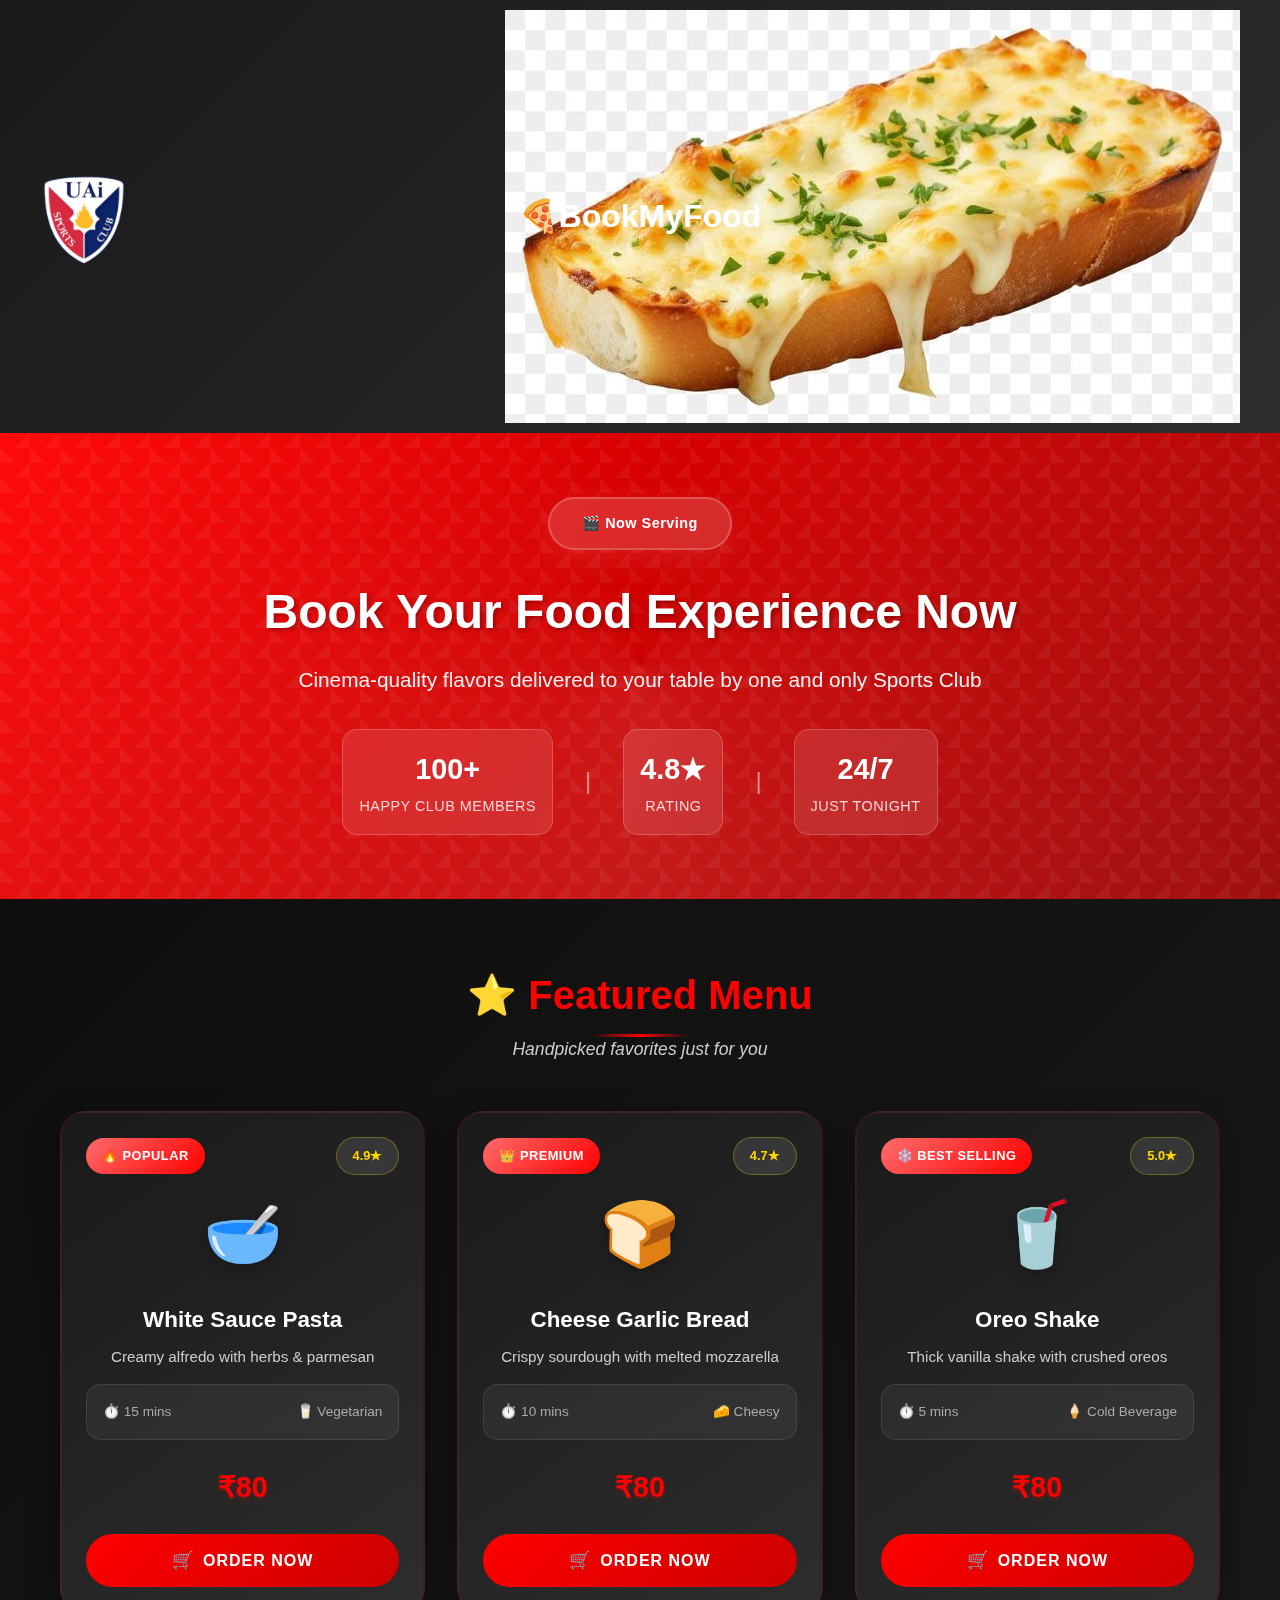
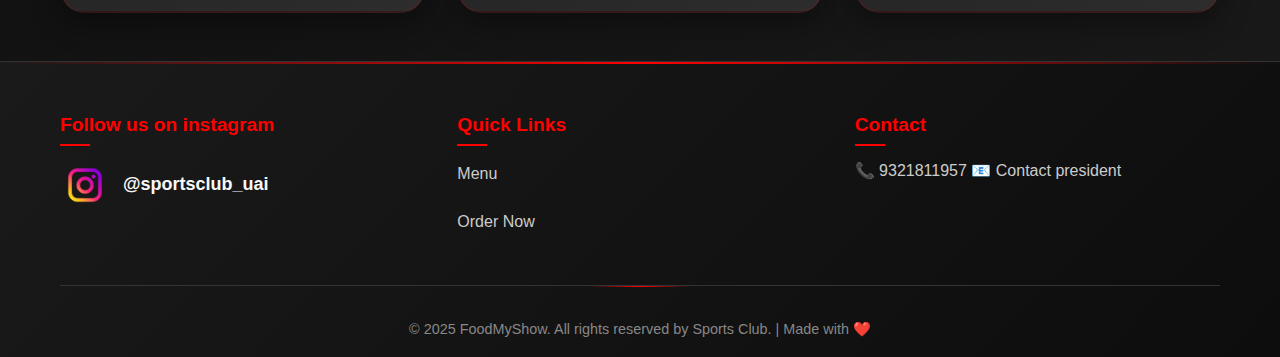
<file: index.html>
<html lang="en">
<head>
    <meta charset="UTF-8">
    <meta name="viewport" content="width=device-width, initial-scale=1.0">
    <title>FoodMyShow - Order Delicious Food</title>
    <link rel="stylesheet" href="style.css">
</head>
<body>
    
<header>
    <nav class="navbar">
        <div class="nav-container">
            <div class="logo">
                <img src="logohai.png" alt="Club Logo" style="margin: right 150px;">
                <h1>🍕BookMyFood</h1>
            </div>
            <div class="nav-images">
                
                <img src="garlic.jpeg" alt="Garlic Bread" class="nav-img">
            </div>
        </div>
    </nav>
</header>

    <main>
        <div class="hero-section">
            <div class="container">
                <div class="hero-content">
                    <div class="hero-badge">🎬 Now Serving
                        
                    </div>
                    <h2 class="hero-title">Book Your Food Experience Now</h2>
                    <p class="hero-subtitle">Cinema-quality flavors delivered to your table by one and only Sports Club</p>
                    <div class="hero-stats">
                        <div class="stat-item">
                            <div class="stat-number">100+</div>
                            <div class="stat-label">Happy Club Members</div>
                        </div>
                        <div class="stat-divider">|</div>
                        <div class="stat-item">
                            <div class="stat-number">4.8★</div>
                            <div class="stat-label">Rating</div>
                        </div>
                        <div class="stat-divider">|</div>
                        <div class="stat-item">
                            <div class="stat-number">24/7</div>
                            <div class="stat-label">Just Tonight</div>
                            
                        </div>
                    </div>
                </div>
            </div>
        </div>

        <div class="container">
            <section class="food-section">
                <h3 class="section-title">⭐ Featured Menu</h3>
               
                <p class="section-subtitle">Handpicked favorites just for you</p>
                <div class="food-grid">
                    <div class="food-card">
                        <div class="food-header">
                            <div class="food-badge">🔥 Popular</div>
                            <div class="food-rating">4.9★</div>
                        </div>
                        <div class="food-emoji">🥣</div>
                        <div class="food-info">
                            <h4 class="food-name">White Sauce Pasta</h4>
                            <p class="food-description">Creamy alfredo with herbs & parmesan</p>
                            <div class="food-details">
                                <span class="prep-time">⏱️ 15 mins</span>
                                <span class="food-type">🥛 Vegetarian</span>
                            </div>
                            <div class="food-price">₹80</div>
                            <button class="order-btn" onclick="orderItem('White Sauce Pasta', 120)">
                                <span class="btn-icon">🛒</span>
                                Order Now
                            </button>
                        </div>
                    </div>

                    <div class="food-card">
                        <div class="food-header">
                            <div class="food-badge">👑 Premium</div>
                            <div class="food-rating">4.7★</div>
                        </div>
                        <div class="food-emoji">🍞</div>
                        <div class="food-info">
                            <h4 class="food-name">Cheese Garlic Bread</h4>
                            <p class="food-description">Crispy sourdough with melted mozzarella</p>
                            <div class="food-details">
                                <span class="prep-time">⏱️ 10 mins</span>
                                <span class="food-type">🧀 Cheesy</span>
                            </div>
                            <div class="food-price">₹80</div>
                            <button class="order-btn" onclick="orderItem('Cheese Garlic Bread', 80)">
                                <span class="btn-icon">🛒</span>
                                Order Now
                            </button>
                        </div>
                    </div>

                    <div class="food-card">
                        <div class="food-header">
                            <div class="food-badge">❄️ Best Selling</div>
                            <div class="food-rating">5.0★</div>
                        </div>
                        <div class="food-emoji">🥤</div>
                        <div class="food-info">
                            <h4 class="food-name">Oreo Shake</h4>
                            <p class="food-description">Thick vanilla shake with crushed oreos</p>
                            <div class="food-details">
                                <span class="prep-time">⏱️ 5 mins</span>
                                <span class="food-type">🍦 Cold Beverage</span>
                            </div>
                            <div class="food-price">₹80</div>
                            <button class="order-btn" onclick="orderItem('Oreo Shake', 100)">
                                <span class="btn-icon">🛒</span>
                                Order Now
                            </button>
                        </div>
                    </div>
                </div>
            </section>
        </div>
    </main>

    <footer class="footer">
        <div class="container">
            <div class="footer-content">
                <div class="footer-section">
                    <h4>Follow us on instagram</h4>
                      <a href="https://www.instagram.com/sportsclub_uai" target="_blank" style="text-decoration: none; color: rgb(248, 248, 248); font-size: 18px; font-weight: bold;">
    <img src="image.png" alt="Sportsclub" style="width: 50px; height: 50px; vertical-align: middle;">
    <span style="margin-left: 8px;">@sportsclub_uai</span>
  </a>

                   
                </div>
                <div class="footer-section">
                    <h4>Quick Links</h4>
                    <a href="index.html">Menu</a>
                    <a href="order.html">Order Now</a>
                </div>
                <div class="footer-section">
                    <h4>Contact</h4>
                    <p>📞 9321811957</p>
                    <p>📧 Contact president</p>
                </div>
            </div>
            <div class="footer-bottom">
                <p>&copy; 2025 FoodMyShow. All rights reserved by Sports Club. | Made with ❤️</p>
            </div>
        </div>
    </footer>

    <script>
        function orderItem(itemName, price) {
            // Store selected item in sessionStorage
            sessionStorage.setItem('selectedItem', itemName);
            sessionStorage.setItem('selectedPrice', price);
            // Redirect to order page
            window.location.href = 'order.html';
        }
    </script>
</body>
</html>
</file>
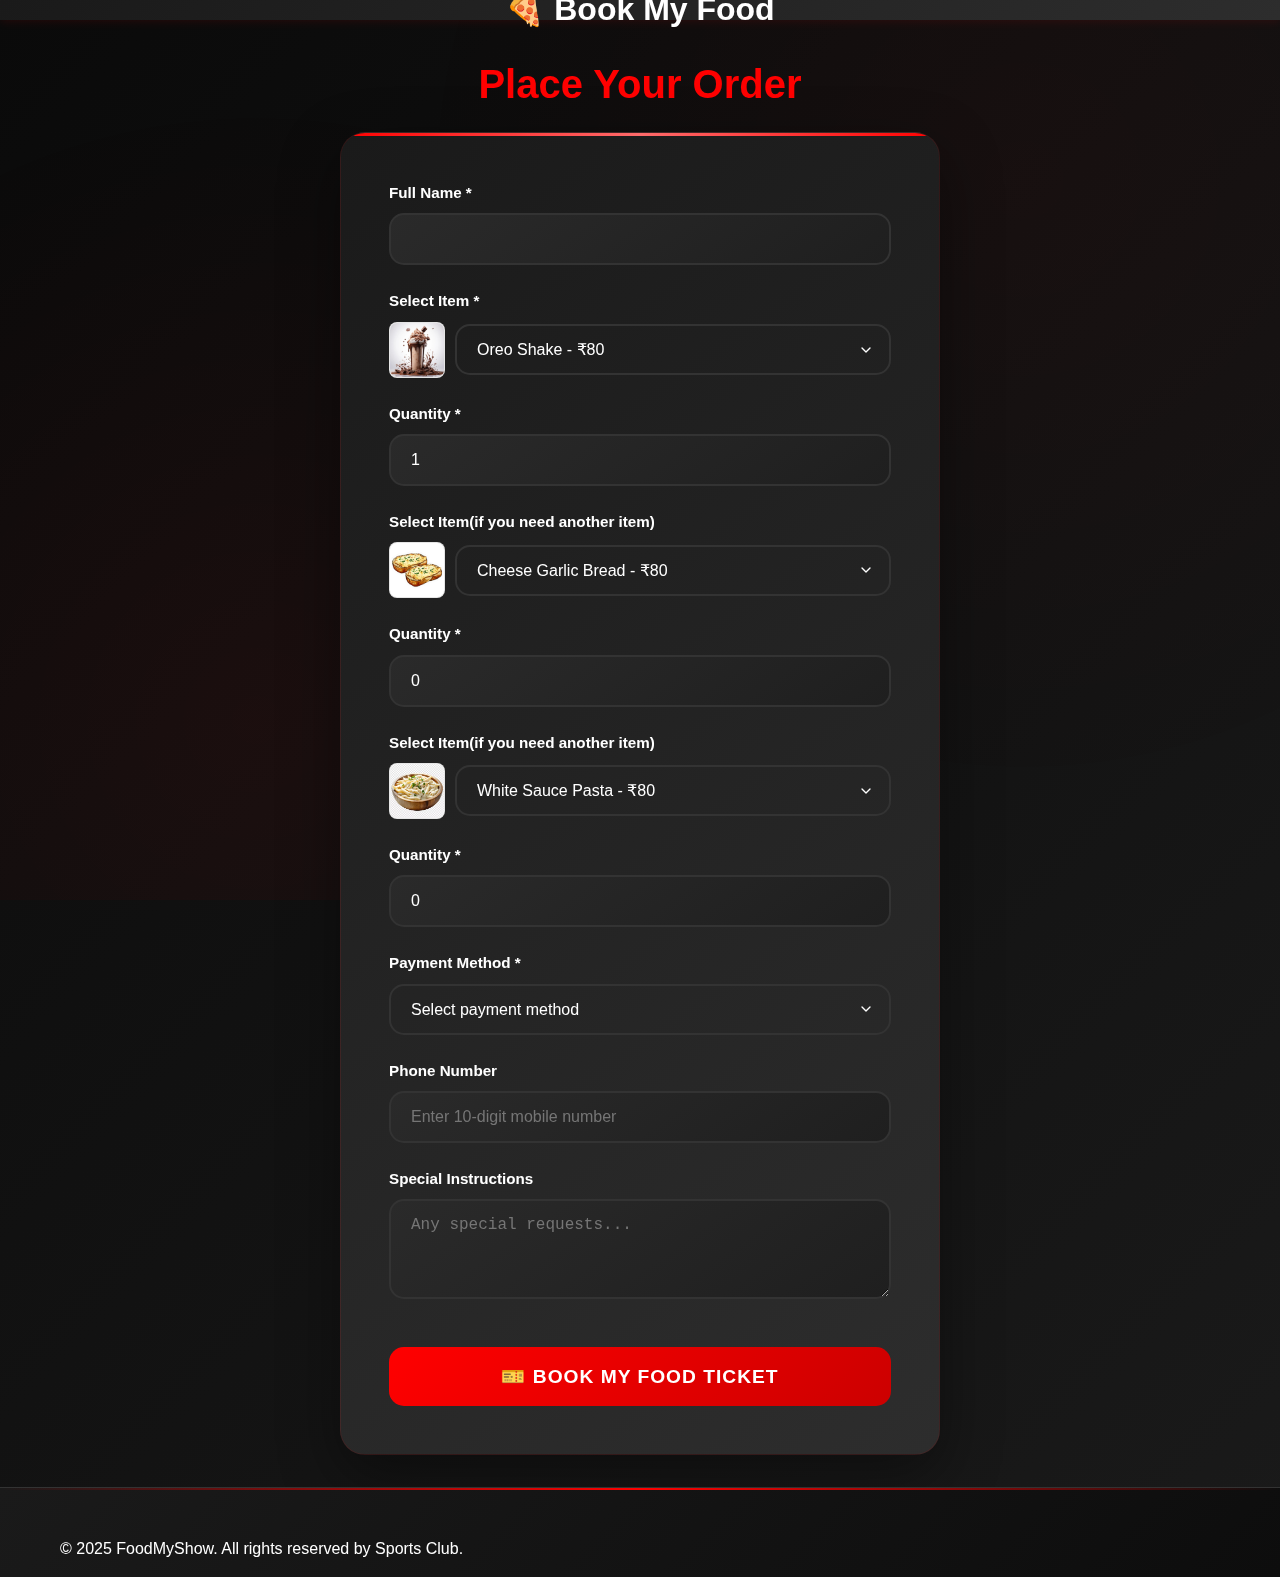
<file: order.html>
<!DOCTYPE html>
<html lang="en">
<head>
    <meta charset="UTF-8">
    <meta name="viewport" content="width=device-width, initial-scale=1.0">
    <title>Order Food - FoodMyShow</title>
    <link rel="stylesheet" href="style.css">
    <style>
        /* QR Code styles */
        .qr-container {
            display: none;
            margin-top: 15px;
            padding: 20px;
            background-color: #f06b6b;
            border: 2px solid #000000;
            border-radius: 8px;
            text-align: center;
        }
        
        .qr-container.show {
            display: block;
        }
        
        .qr-image {
            max-width: 250px;
            width: 100%;
            height: auto;
                       border: 1px solid #000000;
            border-radius: 4px;
            margin-bottom: 10px;
        }
        
        .qr-instructions {
            font-size: 14px;
            color: #000000;
            margin-bottom: 10px;
        }
        
        .qr-note {
            font-size: 20px;
            color: #000000;
            font-style: italic;
        }
        
        .payment-confirmation {
            margin-top: 15px;
            padding: 15px;
            background-color: #fff3cd;
            border: 2px solid #d4a842;
            border-radius: 6px;
            display: none;
            font-size: 16px;
            color: #2c2c2c !important;
        }
        
        .payment-confirmation.show {
            display: block;
        }
        
        .confirmation-checkbox {
            margin-right: 10px;
            transform: scale(1.3);
            accent-color: #28a745;
        }
        
        .confirmation-label {
            display: flex;
            align-items: center;
            cursor: pointer;
            font-weight: 600;
            color: #1a1a1a !important;
        }
        
        .confirmation-label:hover {
            color: #000000 !important;
        }
        
        .confirmation-label span {
            color: #1a1a1a !important;
            font-weight: 600;
        }

        /* Select thumbnail row */
        .select-row {
            display: grid;
            grid-template-columns: 56px 1fr;
            align-items: center;
            gap: 10px;
        }
        .select-thumb {
            width: 56px;
            height: 56px;
            object-fit: cover;
            border-radius: 8px;
            border: 1px solid rgba(0,0,0,0.1);
            background: #fff;
        }
    </style>
</head>
<body>
    <header>
        <nav class="navbar">
            <div class="nav-container">
                <div class="logo">
                    <h1><a href="index.html">🍕 Book My Food</a></h1>
                </div>
            </div>
        </nav>
    </header>

    <main>
        <div class="container">
            <div class="order-section">
                <h2 class="page-title">Place Your Order</h2>
                
                <div class="order-form-container">
                    <form action="https://formspree.io/f/mpwjqeyb" method="POST" class="order-form" id="orderForm">
                        <div class="form-group">
                            <label for="customerName">Full Name *</label>
                            <input type="text" id="customerName" name="name" required>
                        </div>

                        <div class="form-group">
                            <label for="foodItem">Select Item *</label>
                            <div class="select-row">
                                <img id="preview1" class="select-thumb" alt="Selected item preview">
                                <select id="foodItem" name="item" required>
                                    <option value="White Sauce Pasta - ₹80">White Sauce Pasta - ₹80</option>
                                    <option value="Cheese Garlic Bread - ₹80">Cheese Garlic Bread - ₹80</option>
                                    <option value="Oreo Shake - ₹80">Oreo Shake -800</option>
                                </select>
                            </div>
                        </div>
                         <div class="form-group">
                            <label for="quantity">Quantity *</label>
                            <input type="number" id="quantity" name="quantity" min="1" max="10" value="1" required>
                        </div>

                         <div class="form-group">
                            <label for="foodItem2">Select Item(if you need another item) </label>
                            <div class="select-row">
                                <img id="preview2" class="select-thumb" alt="Selected item preview">
                                <select id="foodItem2" name="item2">
                                    <option value="choose you item">Select to choose </option>
                                    <option value="Cheese Garlic Bread - ₹80">Cheese Garlic Bread - ₹80</option>
                                    <option value="White Sauce Pasta - ₹80">White Sauce Pasta - ₹80</option>
                                    <option value="Oreo Shake - ₹80">Oreo Shake - ₹80</option>
                                </select>
                            </div>
                        </div>
                         <div class="form-group">
                            <label for="quantity2">Quantity *</label>
                            <input type="number" id="quantity2" name="quantity2" min="0" max="10" value="0">
                        </div>
                    
                         <div class="form-group">
                            <label for="foodItem3">Select Item(if you need another item) </label>
                            <div class="select-row">
                                <img id="preview3" class="select-thumb" alt="Selected item preview">
                                <select id="foodItem3" name="item3">
                                    <option value="choose you item">Select to choose </option>
                                    <option value="Oreo Shake - ₹80">Oreo Shake - ₹80</option>
                                    <option value="White Sauce Pasta - ₹80">White Sauce Pasta - ₹80</option>
                                    <option value="Cheese Garlic Bread - ₹80">Cheese Garlic Bread - ₹80</option>
                                </select>
                            </div>
                        </div>

                        <div class="form-group">
                            <label for="quantity3">Quantity *</label>
                            <input type="number" id="quantity3" name="quantity3" min="0" max="10" value="0">
                        </div>

                        <div class="form-group">
                            <label for="paymentMethod">Payment Method *</label>
                            <select id="paymentMethod" name="payment_method" required>
                                <option value="">Select payment method</option>
                                
                                <option value="QR">QR CODE</option>
                            </select>
                            
                            <!-- QR Code Container -->
                            <div class="qr-container" id="qrContainer">
                                <div class="qr-instructions">
                                    <strong>📱 Scan QR Code to Pay</strong>
                                </div>
                                <!-- Replace 'your-qr-image.png' with the actual path to your QR code image -->
                                <img src="qrc.png" alt="UPI Payment QR Code" class="qr-image" id="qrImage">
                                <div class="qr-note">
                                    Scan with any UPI app (PhonePe, Paytm, Google Pay, etc.)
                                </div>
                                
                                
                            </div>
                        </div>

                        <div class="form-group">
                            <label for="phone">Phone Number</label>
                            <input type="tel" id="phone" name="phone" pattern="[0-9]{10}" maxlength="10" placeholder="Enter 10-digit mobile number" required>
                        </div>

                        <div class="form-group">
                            <label for="notes">Special Instructions</label>
                            <textarea id="notes" name="notes" rows="3" placeholder="Any special requests..."></textarea>
                        </div>

                        <!-- Hidden input for redirect -->
                        <input type="hidden" name="_next" value="thankyou.html">
                        <input type="hidden" name="_subject" value="New Food Order Received">

                        <button type="submit" class="submit-btn">🎫 Book My Food Ticket</button>
                    </form>
                </div>
            </div>
        </div>
    </main>

    <footer class="footer">
        <div class="container">
            <p>&copy; 2025 FoodMyShow. All rights reserved by Sports Club.</p>
        </div>
    </footer>

    <script>
        // Dynamic ordering: selected item first, others follow preference (Oreo → Garlic → White)
        window.addEventListener('DOMContentLoaded', function() {
            const itemMeta = {
                'White Sauce Pasta': { image: 'pasta.avif', price: 80 },
                'Cheese Garlic Bread': { image: 'image copy.png', price: 80 },
                'Oreo Shake': { image: 'oreoshake.jpeg', price: 80 }
            };

            const preference = ['Oreo Shake', 'Cheese Garlic Bread', 'White Sauce Pasta'];

            function getOrderedNames(selectedName) {
                const names = [...preference];
                if (!selectedName || !names.includes(selectedName)) return names;
                return [selectedName, ...names.filter(n => n !== selectedName)];
            }

            function buildOption(name) {
                const meta = itemMeta[name];
                const option = document.createElement('option');
                option.value = `${name} - ₹${meta.price}`;
                option.textContent = `${name} - ₹${meta.price}`;
                return option;
            }

            function rebuildSelect(selectId, orderedNames, withPlaceholder = false) {
                const select = document.getElementById(selectId);
                while (select.firstChild) select.removeChild(select.firstChild);
                if (withPlaceholder) {
                    const ph = document.createElement('option');
                    ph.value = 'choose you item';
                    ph.textContent = 'Select to choose ';
                    select.appendChild(ph);
                }
                orderedNames.forEach(name => select.appendChild(buildOption(name)));
            }

            // Determine preselected item (from sessionStorage or current selection)
            const ssItem = sessionStorage.getItem('selectedItem');
            const selectedPrice = sessionStorage.getItem('selectedPrice');
            const firstSelect = document.getElementById('foodItem');
            let selectedName = ssItem || (firstSelect.value ? firstSelect.value.split(' - ₹')[0].replace(/^[^\s]*\s?/, '').trim() : '');
            // Note: above replace trims possible emoji in front if any

            const ordered = getOrderedNames(selectedName);

            // Rebuild selects
            rebuildSelect('foodItem', ordered, false);
            document.getElementById('foodItem').selectedIndex = 0; // ensure selected first
            rebuildSelect('foodItem2', ordered, true);
            rebuildSelect('foodItem3', ordered, true);
            // Auto-select next two items in 2nd and 3rd selects
            const s2 = document.getElementById('foodItem2');
            const s3 = document.getElementById('foodItem3');
            if (s2 && s2.options.length > 2) s2.selectedIndex = 2; // next after selected (skip placeholder and first)
            if (s3 && s3.options.length > 3) s3.selectedIndex = 3; // third item
            // Update thumbnails
            function updateThumb(selectEl, imgEl){
                const name = selectEl.value.split(' - ₹')[0];
                imgEl.src = itemMeta[name].image;
                imgEl.alt = name;
            }
            updateThumb(document.getElementById('foodItem'), document.getElementById('preview1'));
            updateThumb(document.getElementById('foodItem2'), document.getElementById('preview2'));
            updateThumb(document.getElementById('foodItem3'), document.getElementById('preview3'));

            // Clear session storage
            if (ssItem && selectedPrice) {
                sessionStorage.removeItem('selectedItem');
                sessionStorage.removeItem('selectedPrice');
            }

            // If user changes first select, reorder others accordingly
            document.getElementById('foodItem').addEventListener('change', function() {
                const newSelected = this.value.split(' - ₹')[0];
                const newOrdered = getOrderedNames(newSelected);
                rebuildSelect('foodItem2', newOrdered, true);
                rebuildSelect('foodItem3', newOrdered, true);
                const s2c = document.getElementById('foodItem2');
                const s3c = document.getElementById('foodItem3');
                if (s2c && s2c.options.length > 2) s2c.selectedIndex = 2;
                if (s3c && s3c.options.length > 3) s3c.selectedIndex = 3;
                updateThumb(document.getElementById('foodItem'), document.getElementById('preview1'));
                updateThumb(s2c, document.getElementById('preview2'));
                updateThumb(s3c, document.getElementById('preview3'));
            });
        });

        // QR Code display functionality
        document.getElementById('paymentMethod').addEventListener('change', function() {
            const qrContainer = document.getElementById('qrContainer');
            const paymentConfirmation = document.getElementById('paymentConfirmation');
            
            if (this.value === 'QR') {
                qrContainer.classList.add('show');
                // Show payment confirmation after a short delay
                setTimeout(() => {
                    paymentConfirmation.classList.add('show');
                }, 500);
            } else {
                qrContainer.classList.remove('show');
                paymentConfirmation.classList.remove('show');
                // Uncheck the confirmation if payment method changes
                document.getElementById('paymentDone').checked = false;
            }
        });

        // Phone number input restriction - only allow numbers
        document.getElementById('phone').addEventListener('keypress', function(e) {
            // Allow only numbers (0-9)
            if (!/[0-9]/.test(e.key) && !['Backspace', 'Delete', 'Tab', 'Escape', 'Enter', 'Home', 'End', 'ArrowLeft', 'ArrowRight', 'Clear', 'Copy', 'Paste'].includes(e.key)) {
                e.preventDefault();
            }
        });

        // Prevent pasting non-numeric content
        document.getElementById('phone').addEventListener('paste', function(e) {
            e.preventDefault();
            let paste = (e.clipboardData || window.clipboardData).getData('text');
            paste = paste.replace(/\D/g, ''); // Remove non-digits
            if (paste.length <= 10) {
                this.value = paste;
                validatePhoneNumber(this);
            }
        });

        // Remove any non-numeric characters on input
        document.getElementById('phone').addEventListener('input', function(e) {
            // Remove non-numeric characters
            let value = this.value.replace(/\D/g, '');
            // Limit to 10 digits
            if (value.length > 10) {
                value = value.substring(0, 10);
            }
            this.value = value;
            validatePhoneNumber(this);
        });

        document.getElementById('phone').addEventListener('blur', function() {
            validatePhoneNumber(this);
        });

        function validatePhoneNumber(phoneInput) {
            const phoneValue = phoneInput.value.replace(/\D/g, ''); // Remove non-digits
            const phoneRegex = /^[6-9]\d{9}$/; // Indian mobile number format
            const errorElement = document.getElementById('phoneError');
            
            // Remove existing error message
            if (errorElement) {
                errorElement.remove();
            }
            
            // Reset styling
            phoneInput.style.borderColor = '';
            phoneInput.style.backgroundColor = '';
            
            if (phoneValue && !phoneRegex.test(phoneValue)) {
                // Invalid phone number
                phoneInput.style.borderColor = '#e74c3c';
                phoneInput.style.backgroundColor = '#fdf2f2';
                
                // Create error message
                const errorDiv = document.createElement('div');
                errorDiv.id = 'phoneError';
                errorDiv.style.color = '#e74c3c';
                errorDiv.style.fontSize = '12px';
                errorDiv.style.marginTop = '5px';
                errorDiv.textContent = 'Please enter a valid 10-digit Indian mobile number starting with 6, 7, 8, or 9';
                
                phoneInput.parentNode.appendChild(errorDiv);
                return false;
            } else if (phoneValue && phoneRegex.test(phoneValue)) {
                // Valid phone number
                phoneInput.style.borderColor = '#28a745';
                phoneInput.style.backgroundColor = '#f8fff9';
                return true;
            }
            
            return phoneValue === ''; // Return true if empty (not required validation here)
        }

        // Form submission validation
        document.getElementById('orderForm').addEventListener('submit', function(e) {
            const phoneInput = document.getElementById('phone');
            const isPhoneValid = validatePhoneNumber(phoneInput);
            
            if (phoneInput.value && !isPhoneValid) {
                e.preventDefault();
                phoneInput.focus();
                
                // Show alert
                alert('Please enter a valid 10-digit Indian mobile number before submitting.');
                return false;
            }
            
            // Additional validation for QR payment confirmation
            const paymentMethod = document.getElementById('paymentMethod').value;
            const paymentConfirmed = document.getElementById('paymentDone').checked;
            
            if (paymentMethod === 'QR' && !paymentConfirmed) {
                e.preventDefault();
                alert('Please confirm that you have completed the payment before submitting.');
                document.getElementById('paymentDone').focus();
                return false;
            }
        });

        // Handle QR image error (in case image doesn't load)
        document.getElementById('qrImage').addEventListener('error', function() {
            this.style.display = 'none';
            const container = document.getElementById('qrContainer');
            const errorMsg = document.createElement('div');
            errorMsg.style.color = '#e74c3c';
            errorMsg.style.padding = '20px';
            errorMsg.innerHTML = '❌ QR Code image not found. Please contact us for payment details.';
            container.appendChild(errorMsg);
        });
    </script>
</body>
</html>
</file>
<file: style.css>
/* Reset and Base Styles */
* {
    margin: 0;
    padding: 0;
    box-sizing: border-box;
}

body {
    font-family: 'Segoe UI', Tahoma, Geneva, Verdana, sans-serif;
    background: linear-gradient(135deg, #0a0a0a, #1a1a1a);
    color: #ffffff;
    line-height: 1.6;
    min-height: 100vh;
    display: flex;
    flex-direction: column;
    overflow-x: hidden;
}

/* Animated Background Particles */
body::before {
    content: '';
    position: fixed;
    top: 0;
    left: 0;
    width: 100%;
    height: 100%;
    background: radial-gradient(circle at 20% 80%, rgba(255, 0, 0, 0.05) 0%, transparent 50%),
                radial-gradient(circle at 80% 20%, rgba(255, 0, 0, 0.03) 0%, transparent 50%);
    animation: floatingBg 20s ease-in-out infinite;
    z-index: -1;
}

@keyframes floatingBg {
    0%, 100% { transform: scale(1) rotate(0deg); }
    50% { transform: scale(1.1) rotate(5deg); }
}

/* Container */
.container {
    max-width: 1200px;
    margin: 0 auto;
    padding: 0 20px;
    position: relative;
}

/* Navigation */
.navbar {
    background: linear-gradient(135deg, #1a1a1a, #2d2d2d);
    padding: 1rem 0;
    box-shadow: 0 2px 10px rgba(255, 0, 0, 0.1);
    position: sticky;
    top: 0;
    z-index: 100;
    display: flex;
    align-items: center;
    justify-content: center; /* Center the nav-container */
    padding: 10px 20px;
}

.nav-container {
    width: 100%;
    max-width: 1200px; /* Optional: set a max-width */
    display: flex;
    justify-content: space-between; /* This creates space between items */
    align-items: center;
    position: relative; /* For absolute positioning of centered text */
}

.logo {
    display: flex;
    align-items: center;
    /* Removed margin-right: 150px; to keep logo at far left */
}

.logo img {
    height: 100px;
    width: auto;
    /* Removed margin-right: 150px; to keep logo at far left */
}

.logo h1 {
    position: absolute;
    left: 50%;
    transform: translateX(-50%); /* Perfect center alignment */
    margin: 0;
    color: #ffffff; /* Adjust color as needed */
}

.logo h1 a {
    color: inherit;
    text-decoration: none;
}



/* Enhanced Hero Section */
.hero-section {
    background: linear-gradient(135deg, #ff0000, #cc0000, #990000);
    padding: 4rem 0;
    text-align: center;
    margin-bottom: 4rem;
    position: relative;
    overflow: hidden;
    animation: fadeInUp 1s ease-out 0.3s both;
}

@keyframes fadeInUp {
    from { transform: translateY(50px); opacity: 0; }
    to { transform: translateY(0); opacity: 1; }
}

.hero-section::before {
    content: '';
    position: absolute;
    top: 0;
    left: 0;
    right: 0;
    bottom: 0;
    background: linear-gradient(45deg, rgba(255,255,255,0.05) 25%, transparent 25%), 
                linear-gradient(-45deg, rgba(255,255,255,0.05) 25%, transparent 25%);
    background-size: 30px 30px;
    background-position: 0 0, 0 15px;
    animation: patternMove 20s linear infinite;
}

@keyframes patternMove {
    0% { transform: translate(0, 0); }
    100% { transform: translate(30px, 30px); }
}

.hero-section::after {
    content: '';
    position: absolute;
    top: -50%;
    left: -50%;
    width: 200%;
    height: 200%;
    background: conic-gradient(from 0deg, transparent, rgba(255, 255, 255, 0.1), transparent);
    animation: rotate 15s linear infinite;
}

@keyframes rotate {
    0% { transform: rotate(0deg); }
    100% { transform: rotate(360deg); }
}

.hero-content {
    position: relative;
    z-index: 2;
}

.hero-badge {
    display: inline-flex;
    align-items: center;
    background: rgba(255, 255, 255, 0.15);
    backdrop-filter: blur(20px);
    border: 2px solid rgba(255, 255, 255, 0.2);
    color: white;
    padding: 0.8rem 2rem;
    border-radius: 50px;
    font-size: 0.9rem;
    font-weight: 600;
    margin-bottom: 1.5rem;
    letter-spacing: 0.5px;
    transition: all 0.4s cubic-bezier(0.25, 0.46, 0.45, 0.94);
    animation: bounce 2s infinite;
    box-shadow: 0 8px 32px rgba(255, 255, 255, 0.1);
}

@keyframes bounce {
    0%, 20%, 50%, 80%, 100% { transform: translateY(0); }
    40% { transform: translateY(-10px); }
    60% { transform: translateY(-5px); }
}

.hero-badge:hover {
    transform: translateY(-5px) scale(1.05);
    background: rgba(255, 255, 255, 0.25);
    box-shadow: 0 15px 45px rgba(255, 255, 255, 0.2);
}

.hero-title {
    font-size: 3rem;
    font-weight: bold;
    margin-bottom: 0.8rem;
    color: white;
    text-shadow: 2px 2px 4px rgba(0,0,0,0.3);
    animation: fadeInScale 1s ease-out 0.5s both;
}

@keyframes fadeInScale {
    from { transform: scale(0.8); opacity: 0; }
    to { transform: scale(1); opacity: 1; }
}

.hero-subtitle {
    font-size: 1.3rem;
    color: rgba(255, 255, 255, 0.95);
    margin-bottom: 2rem;
    font-weight: 300;
    animation: fadeIn 1s ease-out 0.7s both;
}

@keyframes fadeIn {
    from { opacity: 0; }
    to { opacity: 1; }
}

.hero-stats {
    display: flex;
    justify-content: center;
    align-items: center;
    gap: 2rem;
    margin-top: 2rem;
    animation: fadeIn 1s ease-out 0.9s both;
}

.stat-item {
    text-align: center;
    transition: all 0.3s cubic-bezier(0.25, 0.46, 0.45, 0.94);
    padding: 1rem;
    border-radius: 15px;
    background: rgba(255, 255, 255, 0.1);
    backdrop-filter: blur(10px);
    border: 1px solid rgba(255, 255, 255, 0.2);
}

.stat-item:hover {
    transform: translateY(-5px) scale(1.05);
    background: rgba(255, 255, 255, 0.2);
    box-shadow: 0 10px 30px rgba(0, 0, 0, 0.3);
}

.stat-number {
    font-size: 1.8rem;
    font-weight: bold;
    color: white;
    margin-bottom: 0.2rem;
    animation: countUp 2s ease-out 1.2s both;
}

@keyframes countUp {
    from { transform: scale(0.5); opacity: 0; }
    to { transform: scale(1); opacity: 1; }
}

.stat-label {
    font-size: 0.9rem;
    color: rgba(255, 255, 255, 0.8);
    text-transform: uppercase;
    letter-spacing: 0.5px;
}

.stat-divider {
    color: rgba(255, 255, 255, 0.5);
    font-size: 1.5rem;
}

/* Sections */
.section-title {
    font-size: 2.5rem;
    margin-bottom: 0.5rem;
    color: #ff0000;
    text-align: center;
    font-weight: bold;
    position: relative;
    animation: slideInFromLeft 0.8s ease-out;
}

@keyframes slideInFromLeft {
    from { transform: translateX(-100px); opacity: 0; }
    to { transform: translateX(0); opacity: 1; }
}

.section-title::after {
    content: '';
    position: absolute;
    bottom: -10px;
    left: 50%;
    transform: translateX(-50%);
    width: 100px;
    height: 3px;
    background: linear-gradient(90deg, transparent, #ff0000, transparent);
    animation: expandWidth 1s ease-out 0.5s both;
}

@keyframes expandWidth {
    from { width: 0; }
    to { width: 100px; }
}

.section-subtitle {
    text-align: center;
    color: #cccccc;
    font-size: 1.1rem;
    margin-bottom: 3rem;
    font-style: italic;
    animation: fadeIn 0.8s ease-out 0.3s both;
}

.page-title {
    font-size: 2.5rem;
    margin-bottom: 1rem;
    color: #ff0000;
    text-align: center;
    font-weight: bold;
    animation: slideInFromLeft 0.8s ease-out;
}

/* Enhanced Food Cards */
.food-section {
    margin-bottom: 3rem;
}

.food-grid {
    display: grid;
    grid-template-columns: repeat(auto-fit, minmax(320px, 1fr));
    gap: 2rem;
    margin-bottom: 2rem;
}

.food-card {
    background: linear-gradient(145deg, #1a1a1a, #2d2d2d);
    border-radius: 25px;
    padding: 0;
    text-align: center;
    box-shadow: 0 10px 30px rgba(0, 0, 0, 0.4);
    transition: all 0.5s cubic-bezier(0.25, 0.46, 0.45, 0.94);
    border: 2px solid rgba(255, 0, 0, 0.1);
    overflow: hidden;
    position: relative;
    animation: slideUpStaggered 0.8s ease-out both;
    animation-delay: calc(var(--card-index, 0) * 0.1s);
}

.food-card:nth-child(1) { --card-index: 0; }
.food-card:nth-child(2) { --card-index: 1; }
.food-card:nth-child(3) { --card-index: 2; }

@keyframes slideUpStaggered {
    from { transform: translateY(50px); opacity: 0; }
    to { transform: translateY(0); opacity: 1; }
}

.food-card::before {
    content: '';
    position: absolute;
    top: -50%;
    left: -50%;
    width: 200%;
    height: 200%;
    background: linear-gradient(45deg, transparent, rgba(255, 0, 0, 0.05), transparent);
    transform: rotate(0deg);
    transition: all 0.6s ease;
    opacity: 0;
}

.food-card:hover::before {
    animation: shimmer 1.5s ease-in-out infinite;
    opacity: 1;
}

@keyframes shimmer {
    0% { transform: rotate(0deg); }
    100% { transform: rotate(360deg); }
}

.food-card:hover {
    transform: translateY(-15px) scale(1.03);
    box-shadow: 0 25px 60px rgba(255, 0, 0, 0.4);
    border-color: rgba(255, 0, 0, 0.5);
}

.food-header {
    display: flex;
    justify-content: space-between;
    align-items: center;
    padding: 1.5rem 1.5rem 0;
    margin-bottom: 0.5rem;
}

.food-badge {
    background: linear-gradient(135deg, #ff6b6b, #ff0000);
    color: white;
    padding: 0.5rem 1rem;
    border-radius: 25px;
    font-size: 0.8rem;
    font-weight: bold;
    text-transform: uppercase;
    letter-spacing: 0.5px;
    position: relative;
    overflow: hidden;
    transition: all 0.3s ease;
}

.food-badge::before {
    content: '';
    position: absolute;
    top: 0;
    left: -100%;
    width: 100%;
    height: 100%;
    background: linear-gradient(90deg, transparent, rgba(255, 255, 255, 0.3), transparent);
    transition: left 0.6s ease;
}

.food-badge:hover::before {
    left: 100%;
}

.food-rating {
    background: rgba(255, 255, 255, 0.1);
    backdrop-filter: blur(15px);
    color: #ffd700;
    padding: 0.5rem 1rem;
    border-radius: 25px;
    font-size: 0.8rem;
    font-weight: bold;
    border: 1px solid rgba(255, 215, 0, 0.3);
    transition: all 0.3s ease;
    animation: pulse 2s infinite;
}

@keyframes pulse {
    0%, 100% { transform: scale(1); }
    50% { transform: scale(1.05); }
}

.food-rating:hover {
    background: rgba(255, 215, 0, 0.2);
    transform: scale(1.1);
}

.food-info {
    padding: 0 1.5rem 1.5rem;
}

.food-emoji {
    font-size: 4rem;
    margin-bottom: 1rem;
    filter: drop-shadow(0 4px 8px rgba(0,0,0,0.3));
    animation: float 3s ease-in-out infinite;
    transition: all 0.3s ease;
}

@keyframes float {
    0%, 100% { transform: translateY(0px); }
    50% { transform: translateY(-10px); }
}

.food-card:hover .food-emoji {
    transform: scale(1.1) rotate(5deg);
    animation-duration: 1s;
}

.food-name {
    font-size: 1.4rem;
    margin-bottom: 0.5rem;
    color: #ffffff;
    font-weight: bold;
    transition: all 0.3s ease;
}

.food-card:hover .food-name {
    color: #ff3333;
    transform: scale(1.05);
}

.food-description {
    color: #cccccc;
    margin-bottom: 1rem;
    font-size: 0.95rem;
    line-height: 1.5;
    transition: all 0.3s ease;
}

.food-card:hover .food-description {
    color: #ffffff;
}

.food-details {
    display: flex;
    justify-content: space-between;
    align-items: center;
    margin-bottom: 1.5rem;
    padding: 1rem;
    background: rgba(255, 255, 255, 0.05);
    border-radius: 15px;
    border: 1px solid rgba(255, 255, 255, 0.1);
    transition: all 0.3s ease;
    backdrop-filter: blur(10px);
}

.food-card:hover .food-details {
    background: rgba(255, 0, 0, 0.1);
    border-color: rgba(255, 0, 0, 0.3);
    transform: scale(1.02);
}

.prep-time,
.food-type {
    font-size: 0.85rem;
    color: #aaaaaa;
    font-weight: 500;
    transition: all 0.3s ease;
}

.food-card:hover .prep-time,
.food-card:hover .food-type {
    color: #ffffff;
}

.food-price {
    font-size: 1.8rem;
    color: #ff0000;
    font-weight: bold;
    margin-bottom: 1.5rem;
    text-shadow: 0 2px 4px rgba(255, 0, 0, 0.3);
    transition: all 0.3s ease;
    animation: priceGlow 2s ease-in-out infinite alternate;
}

@keyframes priceGlow {
    from { text-shadow: 0 2px 4px rgba(255, 0, 0, 0.3); }
    to { text-shadow: 0 4px 20px rgba(255, 0, 0, 0.6); }
}

.food-card:hover .food-price {
    transform: scale(1.1);
    color: #ff3333;
}

.order-btn {
    background: linear-gradient(135deg, #ff0000, #cc0000);
    color: white;
    border: none;
    padding: 16px 30px;
    border-radius: 50px;
    font-size: 1rem;
    font-weight: bold;
    cursor: pointer;
    transition: all 0.4s cubic-bezier(0.25, 0.46, 0.45, 0.94);
    width: 100%;
    display: flex;
    align-items: center;
    justify-content: center;
    gap: 0.5rem;
    position: relative;
    overflow: hidden;
    text-transform: uppercase;
    letter-spacing: 1px;
}

.order-btn::before {
    content: '';
    position: absolute;
    top: 0;
    left: -100%;
    width: 100%;
    height: 100%;
    background: linear-gradient(90deg, transparent, rgba(255,255,255,0.3), transparent);
    transition: all 0.6s ease;
}

.order-btn::after {
    content: '';
    position: absolute;
    inset: 2px;
    border-radius: 50px;
    background: linear-gradient(135deg, #ff0000, #cc0000);
    z-index: -1;
}

.order-btn:hover::before {
    left: 100%;
}

.order-btn:hover {
    background: linear-gradient(135deg, #cc0000, #990000);
    transform: translateY(-3px);
    box-shadow: 0 15px 40px rgba(255, 0, 0, 0.5);
}

.order-btn:active {
    transform: translateY(-1px);
    box-shadow: 0 8px 20px rgba(255, 0, 0, 0.4);
}

.btn-icon {
    font-size: 1.1rem;
    transition: all 0.3s ease;
}

.order-btn:hover .btn-icon {
    animation: bounce 0.6s ease infinite alternate;
}

/* Enhanced Order Form */
.order-section {
    margin: 2rem 0;
    flex: 1;
    animation: fadeIn 0.8s ease-out;
}

.order-form-container {
    max-width: 600px;
    margin: 0 auto;
    background: linear-gradient(145deg, #1a1a1a, #2d2d2d);
    border-radius: 25px;
    padding: 3rem;
    box-shadow: 0 20px 60px rgba(0, 0, 0, 0.4);
    border: 1px solid rgba(255, 0, 0, 0.1);
    position: relative;
    overflow: hidden;
}

.order-form-container::before {
    content: '';
    position: absolute;
    top: 0;
    left: 0;
    right: 0;
    height: 3px;
    background: linear-gradient(90deg, #ff0000, #ff6b6b, #ff0000);
    animation: gradientMove 3s ease-in-out infinite;
}

@keyframes gradientMove {
    0%, 100% { background-position: 0% 50%; }
    50% { background-position: 100% 50%; }
}

.form-group {
    margin-bottom: 1.5rem;
    animation: slideInFromLeft 0.6s ease-out both;
    animation-delay: calc(var(--form-index, 0) * 0.1s);
}

.form-group:nth-child(1) { --form-index: 0; }
.form-group:nth-child(2) { --form-index: 1; }
.form-group:nth-child(3) { --form-index: 2; }
.form-group:nth-child(4) { --form-index: 3; }
.form-group:nth-child(5) { --form-index: 4; }
.form-group:nth-child(6) { --form-index: 5; }

.form-group label {
    display: block;
    margin-bottom: 0.5rem;
    color: #ffffff;
    font-weight: 600;
    font-size: 0.95rem;
    transition: all 0.3s ease;
}

.form-group input,
.form-group select,
.form-group textarea {
    width: 100%;
    padding: 15px 20px;
    border: 2px solid #333;
    border-radius: 15px;
    background: linear-gradient(145deg, #2a2a2a, #1f1f1f);
    color: #ffffff;
    font-size: 1rem;
    transition: all 0.4s cubic-bezier(0.25, 0.46, 0.45, 0.94);
    position: relative;
    appearance: none; /* Remove default styling */
    -webkit-appearance: none;
    -moz-appearance: none;
}

/* Style for select dropdown options */
.form-group select option {
    background-color: #2a2a2a;
    color: #ffffff;
    padding: 10px;
    font-size: 1rem;
    border: none;
}

.form-group select option:hover,
.form-group select option:focus,
.form-group select option:checked {
    background-color: #ff0000;
    color: #ffffff;
}

/* Custom dropdown arrow */
.form-group select {
    background-image: url("data:image/svg+xml;charset=UTF-8,%3csvg xmlns='http://www.w3.org/2000/svg' viewBox='0 0 24 24' fill='none' stroke='%23ffffff' stroke-width='2' stroke-linecap='round' stroke-linejoin='round'%3e%3cpolyline points='6,9 12,15 18,9'%3e%3c/polyline%3e%3c/svg%3e");
    background-repeat: no-repeat;
    background-position: right 15px center;
    background-size: 16px;
    padding-right: 45px;
}

.form-group input:focus,
.form-group select:focus,
.form-group textarea:focus {
    outline: none;
    border-color: #ff0000;
    box-shadow: 0 0 20px rgba(255, 0, 0, 0.2);
    background: linear-gradient(145deg, #333, #2a2a2a);
    transform: scale(1.02);
}

.form-group input:hover,
.form-group select:hover,
.form-group textarea:hover {
    border-color: #ff3333;
    transform: translateY(-2px);
}

.form-group textarea {
    resize: vertical;
    min-height: 100px;
}

.submit-btn {
    width: 100%;
    background: linear-gradient(135deg, #ff0000, #cc0000);
    color: white;
    border: none;
    padding: 18px;
    border-radius: 15px;
    font-size: 1.2rem;
    font-weight: bold;
    cursor: pointer;
    transition: all 0.4s cubic-bezier(0.25, 0.46, 0.45, 0.94);
    position: relative;
    overflow: hidden;
    text-transform: uppercase;
    letter-spacing: 1px;
    margin-top: 1rem;
}

.submit-btn::before {
    content: '';
    position: absolute;
    top: 0;
    left: -100%;
    width: 100%;
    height: 100%;
    background: linear-gradient(90deg, transparent, rgba(255,255,255,0.3), transparent);
    transition: all 0.6s ease;
}

.submit-btn:hover::before {
    left: 100%;
}

.submit-btn:hover {
    background: linear-gradient(135deg, #cc0000, #990000);
    transform: translateY(-3px);
    box-shadow: 0 15px 40px rgba(255, 0, 0, 0.4);
}

.submit-btn:active {
    transform: translateY(-1px);
}

/* Thank You Page Enhancements */
.thankyou-section {
    margin: 3rem 0;
    flex: 1;
    display: flex;
    align-items: center;
    justify-content: center;
}

.thankyou-card {
    max-width: 500px;
    background: linear-gradient(145deg, #1a1a1a, #2d2d2d);
    border-radius: 25px;
    padding: 3rem 2rem;
    text-align: center;
    box-shadow: 0 20px 60px rgba(0, 0, 0, 0.4);
    border: 2px solid rgba(255, 0, 0, 0.2);
    position: relative;
    animation: popIn 0.8s cubic-bezier(0.68, -0.55, 0.265, 1.55);
}

@keyframes popIn {
    0% { transform: scale(0.3) rotate(-10deg); opacity: 0; }
    100% { transform: scale(1) rotate(0deg); opacity: 1; }
}

.success-icon {
    font-size: 5rem;
    margin-bottom: 1rem;
    animation: successBounce 1s ease-out 0.5s both;
}

@keyframes successBounce {
    0% { transform: scale(0); opacity: 0; }
    50% { transform: scale(1.2); opacity: 0.8; }
    100% { transform: scale(1); opacity: 1; }
}

.thankyou-title {
    font-size: 2rem;
    color: #ff0000;
    margin-bottom: 1rem;
    font-weight: bold;
    animation: fadeInUp 0.6s ease-out 0.7s both;
}

.thankyou-message {
    font-size: 1.2rem;
    color: #ffffff;
    margin-bottom: 2rem;
    font-weight: 500;
    animation: fadeInUp 0.6s ease-out 0.9s both;
}

/* Enhanced Footer */
.footer {
    background: linear-gradient(135deg, #1a1a1a, #0d0d0d);
    padding: 3rem 0 1rem;
    border-top: 1px solid #333;
    margin-top: auto;
    position: relative;
    overflow: hidden;
}

.footer::before {
    content: '';
    position: absolute;
    top: 0;
    left: 0;
    right: 0;
    height: 2px;
    background: linear-gradient(90deg, transparent, #ff0000, transparent);
}

.footer-content {
    display: grid;
    grid-template-columns: repeat(auto-fit, minmax(200px, 1fr));
    gap: 2rem;
    margin-bottom: 2rem;
}

.footer-section {
    animation: fadeInUp 0.6s ease-out both;
    animation-delay: calc(var(--footer-index, 0) * 0.1s);
}

.footer-section:nth-child(1) { --footer-index: 0; }
.footer-section:nth-child(2) { --footer-index: 1; }
.footer-section:nth-child(3) { --footer-index: 2; }

.footer-section h4 {
    color: #ff0000;
    font-size: 1.2rem;
    margin-bottom: 1rem;
    font-weight: bold;
    position: relative;
}

.footer-section h4::after {
    content: '';
    position: absolute;
    bottom: -5px;
    left: 0;
    width: 30px;
    height: 2px;
    background: #ff0000;
    transition: width 0.3s ease;
}

.footer-section:hover h4::after {
    width: 60px;
}

.footer-section p,
.footer-section a {
    color: #cccccc;
    text-decoration: none;
    line-height: 1.8;
    transition: all 0.3s cubic-bezier(0.25, 0.46, 0.45, 0.94);
    position: relative;
    display: inline-block;
}

.footer-section a::before {
    content: '';
    position: absolute;
    width: 0;
    height: 2px;
    bottom: -2px;
    left: 0;
    background: linear-gradient(90deg, #ff0000, #ff6b6b);
    transition: width 0.3s ease;
}

.footer-section a:hover::before {
    width: 100%;
}

.footer-section a:hover {
    color: #ff0000;
    transform: translateX(5px);
}

.footer-section a {
    display: block;
    margin-bottom: 0.8rem;
    padding: 0.2rem 0;
}

.footer-bottom {
    text-align: center;
    padding-top: 2rem;
    border-top: 1px solid #333;
    position: relative;
}

.footer-bottom::before {
    content: '';
    position: absolute;
    top: 0;
    left: 50%;
    transform: translateX(-50%);
    width: 100px;
    height: 1px;
    background: linear-gradient(90deg, transparent, #ff0000, transparent);
    animation: expandLine 2s ease-in-out infinite;
}

@keyframes expandLine {
    0%, 100% { width: 100px; opacity: 0.5; }
    50% { width: 200px; opacity: 1; }
}

.footer-bottom p {
    color: #888;
    font-size: 0.9rem;
    animation: fadeIn 1s ease-out 1s both;
}

/* Loading Animation for Page Transitions */
@keyframes pageLoad {
    0% { 
        opacity: 0;
        transform: translateY(20px);
    }
    100% { 
        opacity: 1;
        transform: translateY(0);
    }
}

/* Interactive Hover Effects for Links */
a {
    position: relative;
    transition: all 0.3s ease;
}

/* Scroll-triggered animations */
@media (prefers-reduced-motion: no-preference) {
    .fade-in {
        opacity: 0;
        transform: translateY(30px);
        transition: all 0.6s ease-out;
    }
    
    .fade-in.visible {
        opacity: 1;
        transform: translateY(0);
    }
    
    .slide-in-left {
        opacity: 0;
        transform: translateX(-50px);
        transition: all 0.6s ease-out;
    }
    
    .slide-in-left.visible {
        opacity: 1;
        transform: translateX(0);
    }
    
    .slide-in-right {
        opacity: 0;
        transform: translateX(50px);
        transition: all 0.6s ease-out;
    }
    
    .slide-in-right.visible {
        opacity: 1;
        transform: translateX(0);
    }
}

/* Enhanced Button Animations */
button:not(.order-btn):not(.submit-btn) {
    position: relative;
    overflow: hidden;
    transition: all 0.3s cubic-bezier(0.25, 0.46, 0.45, 0.94);
}

button:not(.order-btn):not(.submit-btn)::before {
    content: '';
    position: absolute;
    top: 50%;
    left: 50%;
    width: 0;
    height: 0;
    background: rgba(255, 255, 255, 0.2);
    border-radius: 50%;
    transform: translate(-50%, -50%);
    transition: width 0.3s ease, height 0.3s ease;
}

button:not(.order-btn):not(.submit-btn):hover::before {
    width: 200%;
    height: 200%;
}

/* Mobile Responsiveness with Enhanced Animations */
@media (max-width: 768px) {
    .hero-title {
        font-size: 2.2rem;
        animation-delay: 0.3s;
    }
    
    .hero-subtitle {
        font-size: 1.1rem;
        animation-delay: 0.5s;
    }
    
    .hero-stats {
        flex-direction: column;
        gap: 1rem;
        animation-delay: 0.7s;
    }
    
    .stat-divider {
        display: none;
    }
    
    .food-grid {
        grid-template-columns: 1fr;
        gap: 2rem;
    }
    
    .food-card {
        margin: 0 10px;
        animation-delay: calc(var(--card-index, 0) * 0.15s);
    }
    
    .food-emoji {
        font-size: 3.5rem;
    }
    
    .container {
        padding: 0 15px;
    }
    
    .order-form-container {
        padding: 2rem 1.5rem;
        margin: 0 10px;
        border-radius: 20px;
    }
    
    .thankyou-card {
        margin: 0 20px;
        padding: 2.5rem 2rem;
        border-radius: 20px;
    }
    
    .action-buttons {
        flex-direction: column;
    }
    
    .success-icon {
        font-size: 4.5rem;
    }
    
    .thankyou-title {
        font-size: 1.8rem;
    }
    
    .footer-content {
        grid-template-columns: 1fr;
        text-align: center;
    }
    
    .navbar {
        padding: 15px 10px;
    }
    
    .logo h1 {
        font-size: 1.8rem;
        position: absolute;
        left: 50%;
        top: 50%;
        transform: translate(-50%, -50%);
        width: 100vw;
        text-align: center;
    }
    
    .logo {
        align-items: center;
    }
    
    .logo img {
        height: 80px;
    }
}

@media (max-width: 480px) {
    .hero-section {
        padding: 2rem 0;
        margin-bottom: 2rem;
    }
    
    .hero-title {
        font-size: 1.8rem;
    }
    
    .hero-subtitle {
        font-size: 1rem;
    }
    
    .food-card {
        border-radius: 20px;
        margin: 0 5px;
    }
    
    .food-card:hover {
        transform: translateY(-8px) scale(1.02);
    }
    
    .food-name {
        font-size: 1.2rem;
    }
    
    .food-price {
        font-size: 1.5rem;
    }
    
    .logo h1 {
        font-size: 1.5rem;
        position: absolute;
        left: 50%;
        top: 50%;
        transform: translate(-50%, -50%);
        width: 100vw;
        text-align: center;
    }
    
    .section-title {
        font-size: 2rem;
    }
    
    .order-form-container {
        padding: 1.5rem;
        border-radius: 15px;
    }
    
    .form-group input,
    .form-group select,
    .form-group textarea {
        padding: 12px 15px;
        border-radius: 10px;
    }
    
    .submit-btn {
        padding: 15px;
        border-radius: 10px;
        font-size: 1rem;
    }
}

/* Custom Scrollbar */
::-webkit-scrollbar {
    width: 12px;
}

::-webkit-scrollbar-track {
    background: #1a1a1a;
    border-radius: 10px;
}

::-webkit-scrollbar-thumb {
    background: linear-gradient(180deg, #ff0000, #cc0000);
    border-radius: 10px;
    border: 2px solid #1a1a1a;
}

::-webkit-scrollbar-thumb:hover {
    background: linear-gradient(180deg, #ff3333, #ff0000);
}

/* Selection Styling */
::selection {
    background: rgba(255, 0, 0, 0.3);
    color: white;
}

::-moz-selection {
    background: rgba(255, 0, 0, 0.3);
    color: white;
}

/* Focus Styles for Accessibility */
*:focus {
    outline: 2px solid #ff0000;
    outline-offset: 2px;
}

button:focus,
input:focus,
select:focus,
textarea:focus {
    outline: none;
    box-shadow: 0 0 0 3px rgba(255, 0, 0, 0.3);
}

/* Reduced Motion Support */
@media (prefers-reduced-motion: reduce) {
    *,
    *::before,
    *::after {
        animation-duration: 0.01ms !important;
        animation-iteration-count: 1 !important;
        transition-duration: 0.01ms !important;
    }
}

/* Print Styles */
@media print {
    * {
        background: white !important;
        color: black !important;
        box-shadow: none !important;
        text-shadow: none !important;
    }
    
    .navbar,
    .footer {
        display: none;
    }
    
    .food-card {
        break-inside: avoid;
        margin-bottom: 1rem;
        border: 1px solid #ccc;
    }
}
</file>
